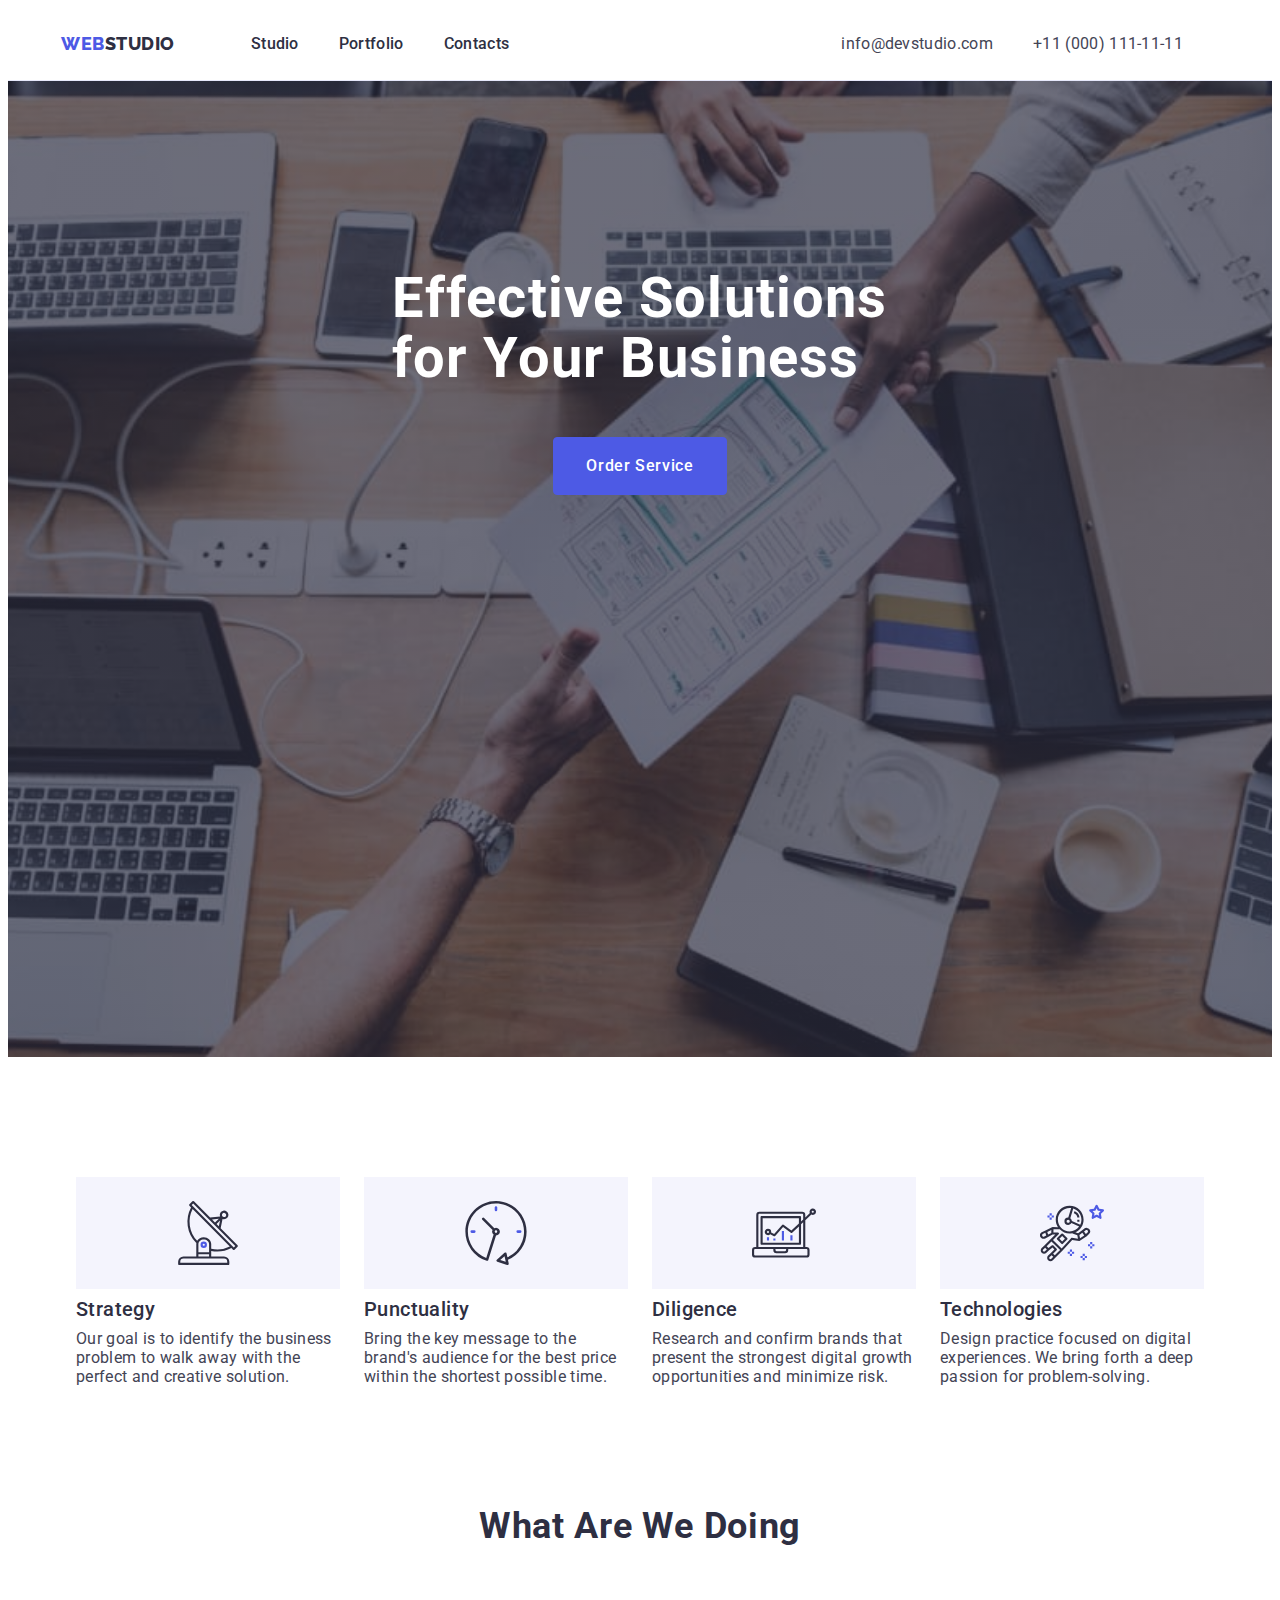
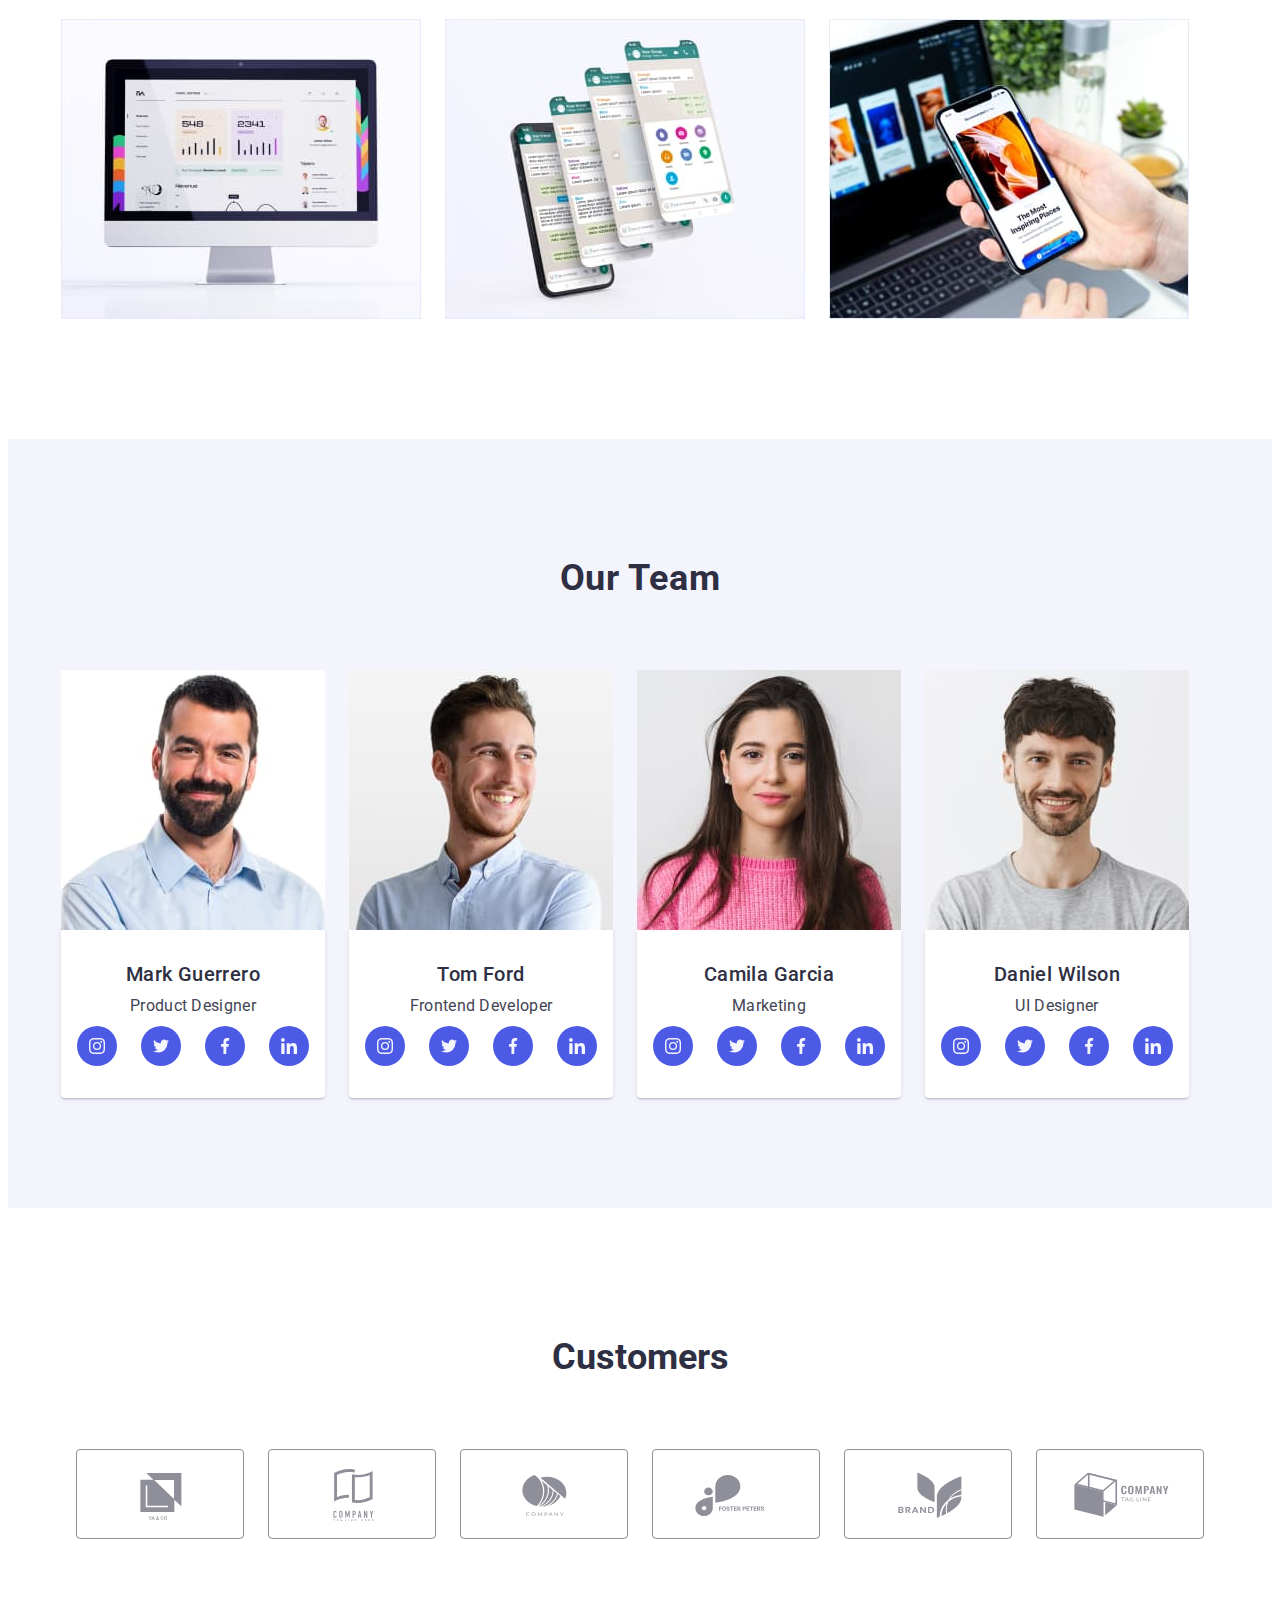
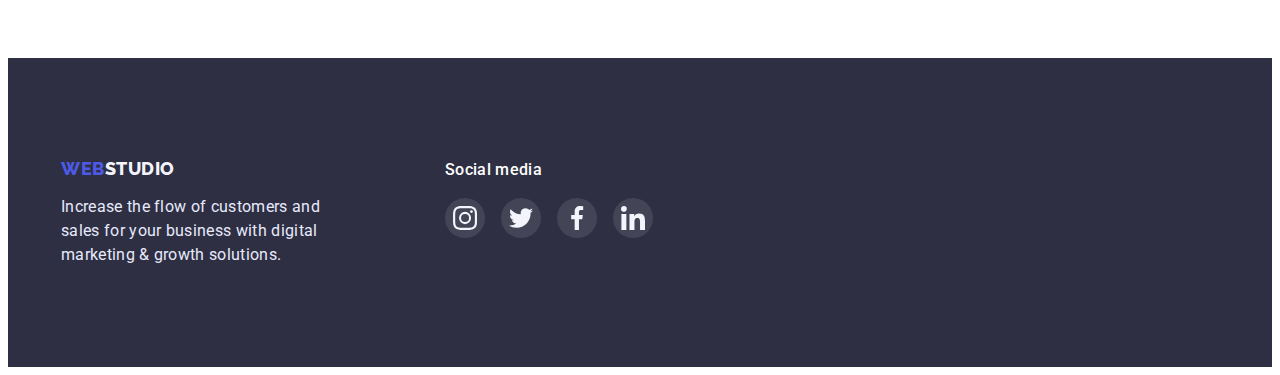
<file: index.html>
<!DOCTYPE html>
<html lang="en">
  <head>
    <meta charset="UTF-8" />
    <meta http-equiv="X-UA-Compatible" content="IE=edge" />
    <meta name="viewport" content="width=device-width, initial-scale=1.0" />
    <title>WebStudio</title>
    <link
      rel="stylesheet"
      href="https://cdnjs.cloudflare.com/ajax/libs/modern-normalize/1.1.0/modern-normalize.min.css"
      integrity="sha512-wpPYUAdjBVSE4KJnH1VR1HeZfpl1ub8YT/NKx4PuQ5NmX2tKuGu6U/JRp5y+Y8XG2tV+wKQpNHVUX03MfMFn9Q=="
      crossorigin="anonymous"
      referrerpolicy="no-referrer"
    />
    <link rel="preconnect" href="https://fonts.googleapis.com" />
    <link rel="preconnect" href="https://fonts.gstatic.com" crossorigin />
    <link
      href="https://fonts.googleapis.com/css2?family=Raleway:wght@800&family=Roboto:wght@400;500;700&display=swap"
      rel="stylesheet"
    />
    <link rel="stylesheet" href="./css/styles.css" />
  </head>
  <body>
    <header class="header">
      <div class="container header-container">
        <nav class="header-navigation">
          <a href="./index.html" class="header-logo link">
            Web <span>Studio</span></a
          >
          <ul class="header-list list">
            <li class="header-item">
              <a href="" class="header-link link">Studio</a>
            </li>
            <li class="header-item">
              <a href="portfolio.html" class="header-link link">Portfolio</a>
            </li>
            <li class="header-item">
              <a href="" class="header-link link">Contacts</a>
            </li>
          </ul>
        </nav>
        <address class="header-addres">
          <ul class="header-list list">
            <li>
              <a href="mailto:info@devstudio.com" class="header-mail link"
                >info@devstudio.com</a
              >
            </li>
            <li>
              <a href="tel:+110001111111" class="header-tel link"
                >+11 (000) 111-11-11</a
              >
            </li>
          </ul>
        </address>
      </div>
    </header>
    <main>
      <!-- Hero section -->
      <section class="hero">
        <div class="container">
          <h1 class="hero-title">Effective Solutions for Your Business</h1>
          <button type="button" class="hero-btn">Order Service</button>
        </div>
      </section>
      <!-- /Hero section -->
      <!-- Section first -->
      <section class="section-first">
        <div class="container">
          <h2 class="section-first-tittle visually-hidden">
            About the company
          </h2>
          <ul class="section-first-list list">
            <li class="section-first-item icon-antenna">
              <h3 class="section-first-heading">Strategy</h3>
              <p class="section-first-text">
                Our goal is to identify the business problem to walk away with
                the perfect and creative solution.
              </p>
            </li>
            <li class="section-first-item icon-clock">
              <h3 class="section-first-heading">Punctuality</h3>
              <p class="section-first-text">
                Bring the key message to the brand's audience for the best price
                within the shortest possible time.
              </p>
            </li>
            <li class="section-first-item icon-diagram">
              <h3 class="section-first-heading">Diligence</h3>
              <p class="section-first-text">
                Research and confirm brands that present the strongest digital
                growth opportunities and minimize risk.
              </p>
            </li>
            <li class="section-first-item icon-astronaut">
              <h3 class="section-first-heading">Technologies</h3>
              <p class="section-first-text">
                Design practice focused on digital experiences. We bring forth a
                deep passion for problem-solving.
              </p>
            </li>
          </ul>
        </div>
      </section>
      <!-- /Section first -->
      <!-- Section second -->
      <section class="section-second">
        <div class="container section-second-container">
          <h2 class="section-second-tittle">What are we doing</h2>
          <ul class="section-second-list list">
            <li class="section-second-item">
              <img
                src="./images/Whatarewedoing1.jpg"
                alt="An example of our work"
                width="360"
              />
            </li>
            <li class="section-second-item">
              <img
                src="./images/Whatarewedoing2.jpg"
                alt="An example of our work"
                width="360"
              />
            </li>
            <li class="section-second-item">
              <img
                src="./images/Whatarewedoing3.jpg"
                alt="An example of our work"
                width="360"
              />
            </li>
          </ul>
        </div>
      </section>
      <!-- /Section second -->
      <!-- Section third -->
      <section class="section-third">
        <div class="container section-third-container">
          <h2 class="section-third-tittle">Our Team</h2>
          <ul class="section-third-list list">
            <li class="section-third-item">
              <img
                src="./images/Mark.jpg"
                alt="photo of the employee"
                width="264"
              />
              <div class="section-third-item-container">
                <h3 class="section-third-heading">Mark Guerrero</h3>
                <p class="section-third-text">Product Designer</p>
                <div class="icon-list">
                  <ul class="section-third-icon-list list">
                    <li class="instagram">
                      <a href="" class="section-third-link link">
                        <svg class="st-icon" width="16px" height="16px">
                          <use href="./images/sprite.svg#icon-instagram"></use>
                        </svg>
                      </a>
                    </li>
                    <li class="twitter">
                      <a href="" class="section-third-link link">
                        <svg class="st-icon" width="16px" height="16px">
                          <use href="./images/sprite.svg#icon-twitter"></use>
                        </svg>
                      </a>
                    </li>
                    <li class="facebook">
                      <a href="" class="section-third-link link">
                        <svg class="st-icon" width="16px" height="16px">
                          <use href="./images/sprite.svg#icon-facebook"></use>
                        </svg>
                      </a>
                    </li>
                    <li class="linkedin">
                      <a href="" class="section-third-link link">
                        <svg class="st-icon" width="16px" height="16px">
                          <use href="./images/sprite.svg#icon-linkedin"></use>
                        </svg>
                      </a>
                    </li>
                  </ul>
                </div>
              </div>
            </li>
            <li class="section-third-item">
              <img
                src="./images/Tom.jpg"
                alt="photo of the employee"
                width="264"
              />
              <div class="section-third-item-container">
                <h3 class="section-third-heading">Tom Ford</h3>
                <p class="section-third-text">Frontend Developer</p>
                <div class="icon-list">
                  <ul class="section-third-icon-list list">
                    <li class="instagram">
                      <a href="" class="section-third-link link">
                        <svg class="st-icon" width="16px" height="16px">
                          <use href="./images/sprite.svg#icon-instagram"></use>
                        </svg>
                      </a>
                    </li>
                    <li class="twitter">
                      <a href="" class="section-third-link link">
                        <svg class="st-icon" width="16px" height="16px">
                          <use href="./images/sprite.svg#icon-twitter"></use>
                        </svg>
                      </a>
                    </li>
                    <li class="facebook">
                      <a href="" class="section-third-link link">
                        <svg class="st-icon" width="16px" height="16px">
                          <use href="./images/sprite.svg#icon-facebook"></use>
                        </svg>
                      </a>
                    </li>
                    <li class="linkedin">
                      <a href="" class="section-third-link link">
                        <svg class="st-icon" width="16px" height="16px">
                          <use href="./images/sprite.svg#icon-linkedin"></use>
                        </svg>
                      </a>
                    </li>
                  </ul>
                </div>
              </div>
            </li>
            <li class="section-third-item">
              <img
                src="./images/Camila.jpg"
                alt="photo of the employee"
                width="264"
              />
              <div class="section-third-item-container">
                <h3 class="section-third-heading">Camila Garcia</h3>
                <p class="section-third-text">Marketing</p>
                <div class="icon-list">
                  <ul class="section-third-icon-list list">
                    <li class="instagram">
                      <a href="" class="section-third-link link">
                        <svg class="st-icon" width="16px" height="16px">
                          <use href="./images/sprite.svg#icon-instagram"></use>
                        </svg>
                      </a>
                    </li>
                    <li class="twitter">
                      <a href="" class="section-third-link link">
                        <svg class="st-icon" width="16px" height="16px">
                          <use href="./images/sprite.svg#icon-twitter"></use>
                        </svg>
                      </a>
                    </li>
                    <li class="facebook">
                      <a href="" class="section-third-link link">
                        <svg class="st-icon" width="16px" height="16px">
                          <use href="./images/sprite.svg#icon-facebook"></use>
                        </svg>
                      </a>
                    </li>
                    <li class="linkedin">
                      <a href="" class="section-third-link link">
                        <svg class="st-icon" width="16px" height="16px">
                          <use href="./images/sprite.svg#icon-linkedin"></use>
                        </svg>
                      </a>
                    </li>
                  </ul>
                </div>
              </div>
            </li>
            <li class="section-third-item">
              <img
                src="./images/Daniel.jpg"
                alt="photo of the employee"
                width="264"
              />
              <div class="section-third-item-container">
                <h3 class="section-third-heading">Daniel Wilson</h3>
                <p class="section-third-text">UI Designer</p>
                <div class="icon-list">
                  <ul class="section-third-icon-list list">
                    <li class="instagram">
                      <a href="" class="section-third-link link">
                        <svg class="st-icon" width="16px" height="16px">
                          <use href="./images/sprite.svg#icon-instagram"></use>
                        </svg>
                      </a>
                    </li>
                    <li class="twitter">
                      <a href="" class="section-third-link link">
                        <svg class="st-icon" width="16px" height="16px">
                          <use href="./images/sprite.svg#icon-twitter"></use>
                        </svg>
                      </a>
                    </li>
                    <li class="facebook">
                      <a href="" class="section-third-link link">
                        <svg class="st-icon" width="16px" height="16px">
                          <use href="./images/sprite.svg#icon-facebook"></use>
                        </svg>
                      </a>
                    </li>
                    <li class="linkedin">
                      <a href="" class="section-third-link link">
                        <svg class="st-icon" width="16px" height="16px">
                          <use href="./images/sprite.svg#icon-linkedin"></use>
                        </svg>
                      </a>
                    </li>
                  </ul>
                </div>
              </div>
            </li>
          </ul>
        </div>
      </section>
      <!-- /Section third -->
      <!-- Section customers -->
      <section class="section-customers">
        <div class="container customers-container">
          <h2 class="customers-tittle">Customers</h2>
          <ul class="customers-list list">
            <li class="customers-list-item">
              <a href="" class="customers-link link">
                <svg class="customers-icon" width="104px" height="56">
                  <use href="./images/symbol-defs.svg#icon-lg1"></use>
                </svg>
              </a>
            </li>
            <li class="customers-list-item">
              <a href="" class="customers-link link">
                <svg class="customers-icon" width="104px" height="56">
                  <use href="./images/symbol-defs.svg#icon-lg2"></use>
                </svg>
              </a>
            </li>
            <li class="customers-list-item">
              <a href="" class="customers-link link">
                <svg class="customers-icon" width="104px" height="56">
                  <use href="./images/symbol-defs.svg#icon-lg3"></use>
                </svg>
              </a>
            </li>
            <li class="customers-list-item">
              <a href="" class="customers-link link">
                <svg class="customers-icon" width="104px" height="56">
                  <use href="./images/symbol-defs.svg#icon-lg4"></use>
                </svg>
              </a>
            </li>
            <li class="customers-list-item">
              <a href="" class="customers-link link">
                <svg class="customers-icon" width="104px" height="56">
                  <use href="./images/symbol-defs.svg#icon-lg5"></use>
                </svg>
              </a>
            </li>
            <li class="customers-list-item">
              <a href="" class="customers-link link">
                <svg class="customers-icon" width="104px" height="56">
                  <use href="./images/symbol-defs.svg#icon-lg6"></use>
                </svg>
              </a>
            </li>
          </ul>
        </div>
      </section>
      <!-- Section customers -->
    </main>
    <footer class="footer">
      <div class="container footer-container">
        <div class="footer-container-logo">
          <a href="./index.html" class="footer-logo link"
            >Web <span>Studio</span></a
          >
          <p class="footer-text">
            Increase the flow of customers and sales for your business with
            digital marketing & growth solutions.
          </p>
        </div>
        <div class="footer-social">
          <p class="footer-social-text">Social media</p>
          <ul class="footer-icon-list list">
            <li>
              <a href="" class="footer-social-link link">
                <svg class="footer-icon" width="24px" height="24px">
                  <use href="./images/sprite.svg#icon-instagram"></use>
                </svg>
              </a>
            </li>
            <li>
              <a href="" class="footer-social-link link">
                <svg class="footer-icon" width="24px" height="24px">
                  <use href="./images/sprite.svg#icon-twitter"></use>
                </svg>
              </a>
            </li>
            <li class="facebook">
              <a href="" class="footer-social-link link">
                <svg class="footer-icon" width="24px" height="24px">
                  <use href="./images/sprite.svg#icon-facebook"></use>
                </svg>
              </a>
            </li>
            <li class="linkedin">
              <a href="" class="footer-social-link link">
                <svg class="footer-icon" width="24px" height="24px">
                  <use href="./images/sprite.svg#icon-linkedin"></use>
                </svg>
              </a>
            </li>
          </ul>
        </div>
      </div>
    </footer>
  </body>
</html>
</file>
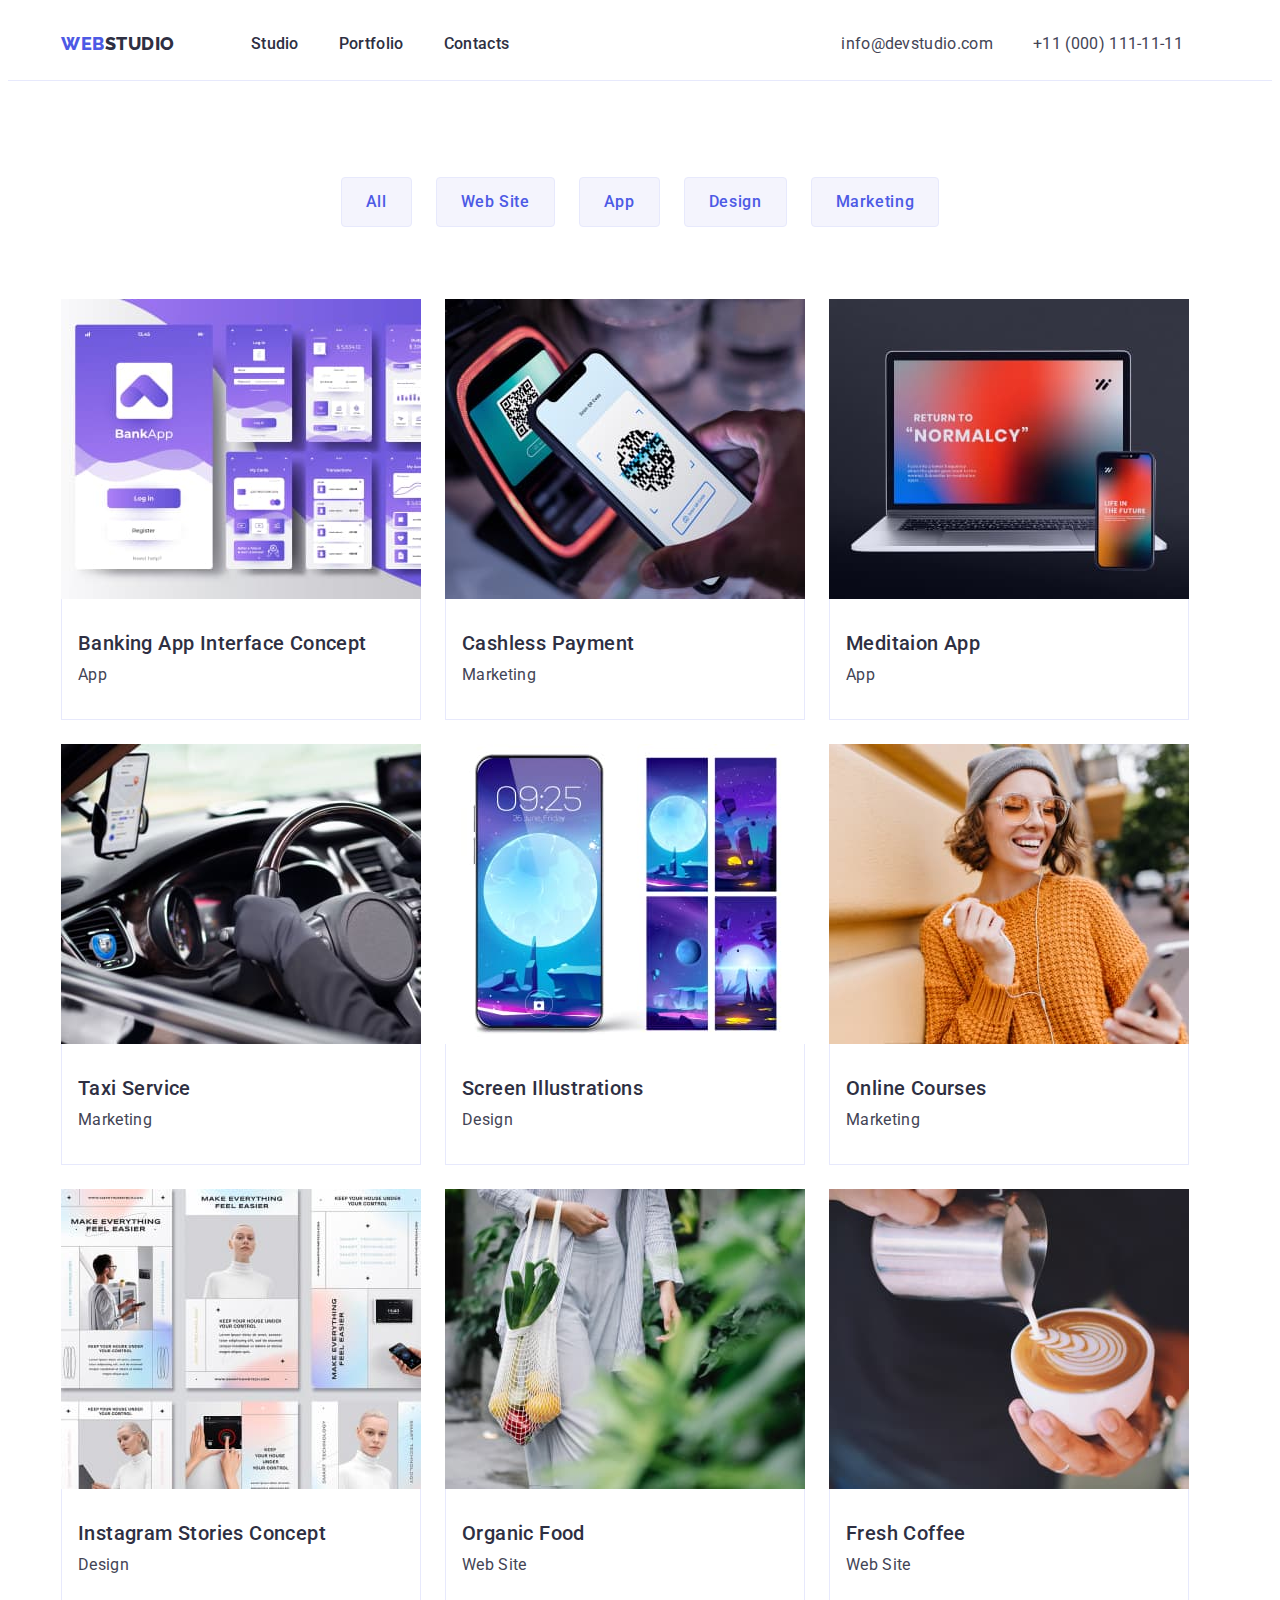
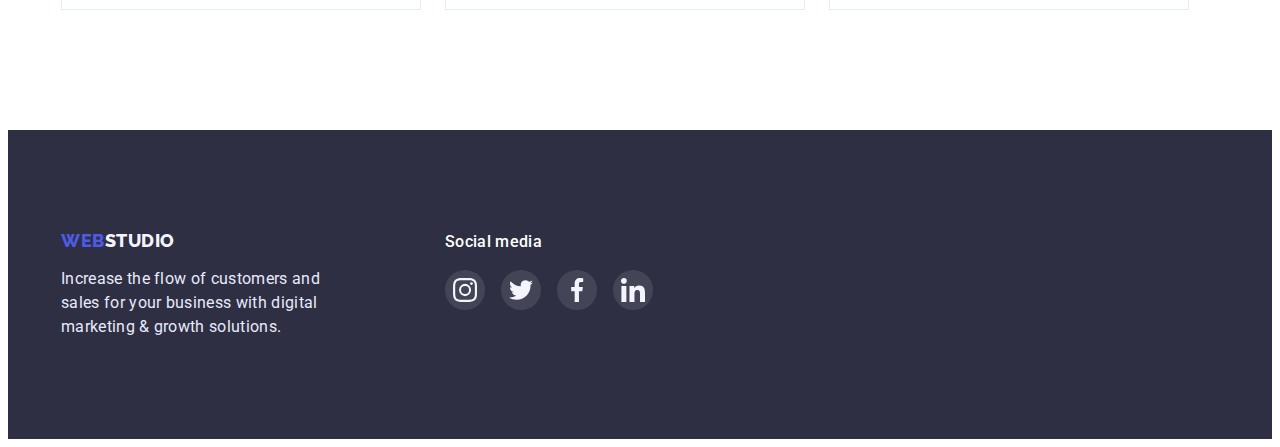
<file: portfolio.html>
<!DOCTYPE html>
<html lang="en">
  <head>
    <meta charset="UTF-8" />
    <meta http-equiv="X-UA-Compatible" content="IE=edge" />
    <meta name="viewport" content="width=device-width, initial-scale=1.0" />
    <title>Portfolio</title>
    <link
      rel="stylesheet"
      href="https://cdnjs.cloudflare.com/ajax/libs/modern-normalize/1.1.0/modern-normalize.min.css"
      integrity="sha512-wpPYUAdjBVSE4KJnH1VR1HeZfpl1ub8YT/NKx4PuQ5NmX2tKuGu6U/JRp5y+Y8XG2tV+wKQpNHVUX03MfMFn9Q=="
      crossorigin="anonymous"
      referrerpolicy="no-referrer"
    />
    <link rel="preconnect" href="https://fonts.googleapis.com" />
    <link rel="preconnect" href="https://fonts.gstatic.com" crossorigin />
    <link
      href="https://fonts.googleapis.com/css2?family=Raleway:wght@800&family=Roboto:wght@400;500;700&display=swap"
      rel="stylesheet"
    />
    <link rel="stylesheet" href="./css/styles.css" />
  </head>
  <body>
    <header class="header">
      <div class="container header-container">
        <nav class="header-navigation">
          <a href="./index.html" class="header-logo link">
            Web <span>Studio</span></a
          >
          <ul class="header-list list">
            <li class="header-item">
              <a href="index.html" class="header-link link">Studio</a>
            </li>
            <li class="header-item">
              <a href="portfolio.html" class="header-link link">Portfolio</a>
            </li>
            <li class="header-item">
              <a href="" class="header-link link">Contacts</a>
            </li>
          </ul>
        </nav>
        <address class="header-addres">
          <ul class="header-list list">
            <li>
              <a href="mailto:info@devstudio.com" class="header-mail link"
                >info@devstudio.com</a
              >
            </li>
            <li>
              <a href="tel:+110001111111" class="header-tel link"
                >+11 (000) 111-11-11</a
              >
            </li>
          </ul>
        </address>
      </div>
    </header>
    <main>
      <!-- Portfolio Section first -->
      <section class="portfolio-section-first">
        <div class="container prt-section-first-container">
          <h1 class="portfolio-menu visually-hidden">Menu</h1>
          <ul class="portfolio-section-first-list list">
            <li><button type="button" class="portfolio-btn">All</button></li>
            <li>
              <button type="button" class="portfolio-btn">Web Site</button>
            </li>
            <li><button type="button" class="portfolio-btn">App</button></li>
            <li>
              <button type="button" class="portfolio-btn">Design</button>
            </li>
            <li>
              <button type="button" class="portfolio-btn">Marketing</button>
            </li>
          </ul>
          <ul class="portfolio-section-second-lisst list">
            <li class="portfolio-section-second-item">
              <a href="" class="portfolio-section-second-link link"
                ><img src="./images/portfolio1.jpg" alt="Sample" width="360" />
                <div class="portfolio-section-second-content">
                  <h3 class="portfolio-section-second-heading">
                    Banking App Interface Concept
                  </h3>
                  <p class="portfolio-section-second-text">App</p>
                </div>
              </a>
            </li>
            <li class="portfolio-section-second-item">
              <a href="" class="portfolio-section-second-link link"
                ><img src="./images/portfolio2.jpg" alt="Sample" width="360" />
                <div class="portfolio-section-second-content">
                  <h3 class="portfolio-section-second-heading">
                    Cashless Payment
                  </h3>
                  <p class="portfolio-section-second-text">Marketing</p>
                </div>
              </a>
            </li>
            <li class="portfolio-section-second-item">
              <a href="" class="portfolio-section-second-link link"
                ><img src="./images/portfolio3.jpg" alt="Sample" width="360" />
                <div class="portfolio-section-second-content">
                  <h3 class="portfolio-section-second-heading">
                    Meditaion App
                  </h3>
                  <p class="portfolio-section-second-text">App</p>
                </div>
              </a>
            </li>
            <li class="portfolio-section-second-item">
              <a href="" class="portfolio-section-second-link link"
                ><img src="./images/portfolio4.jpg" alt="Sample" width="360" />
                <div class="portfolio-section-second-content">
                  <h3 class="portfolio-section-second-heading">Taxi Service</h3>
                  <p class="portfolio-section-second-text">Marketing</p>
                </div>
              </a>
            </li>
            <li class="portfolio-section-second-item">
              <a href="" class="portfolio-section-second-link link"
                ><img src="./images/portfolio5.jpg" alt="Sample" width="360" />
                <div class="portfolio-section-second-content">
                  <h3 class="portfolio-section-second-heading">
                    Screen Illustrations
                  </h3>
                  <p class="portfolio-section-second-text">Design</p>
                </div>
              </a>
            </li>
            <li class="portfolio-section-second-item">
              <a href="" class="portfolio-section-second-link link"
                ><img src="./images/portfolio6.jpg" alt="Sample" width="360" />
                <div class="portfolio-section-second-content">
                  <h3 class="portfolio-section-second-heading">
                    Online Courses
                  </h3>
                  <p class="portfolio-section-second-text">Marketing</p>
                </div>
              </a>
            </li>
            <li class="portfolio-section-second-item">
              <a href="" class="portfolio-section-second-link link"
                ><img src="./images/portfolio7.jpg" alt="Sample" width="360" />
                <div class="portfolio-section-second-content">
                  <h3 class="portfolio-section-second-heading">
                    Instagram Stories Concept
                  </h3>
                  <p class="portfolio-section-second-text">Design</p>
                </div>
              </a>
            </li>
            <li class="portfolio-section-second-item">
              <a href="" class="portfolio-section-second-link link"
                ><img src="./images/portfolio8.jpg" alt="Sample" width="360" />
                <div class="portfolio-section-second-content">
                  <h3 class="portfolio-section-second-heading">Organic Food</h3>
                  <p class="portfolio-section-second-text">Web Site</p>
                </div>
              </a>
            </li>
            <li class="portfolio-section-second-item">
              <a href="" class="portfolio-section-second-link link"
                ><img src="./images/portfolio9.jpg" alt="Sample" width="360" />
                <div class="portfolio-section-second-content">
                  <h3 class="portfolio-section-second-heading">Fresh Coffee</h3>
                  <p class="portfolio-section-second-text">Web Site</p>
                </div>
              </a>
            </li>
          </ul>
        </div>
      </section>
    </main>
    <footer class="footer">
      <div class="container footer-container">
        <div class="footer-container-logo">
          <a href="./index.html" class="footer-logo link"
            >Web <span>Studio</span></a
          >
          <p class="footer-text">
            Increase the flow of customers and sales for your business with
            digital marketing & growth solutions.
          </p>
        </div>
        <div class="footer-social">
          <p class="footer-social-text">Social media</p>
          <ul class="footer-icon-list list">
            <li>
              <a href="" class="footer-social-link link">
                <svg class="footer-icon" width="24px" height="24px">
                  <use href="./images/sprite.svg#icon-instagram"></use>
                </svg>
              </a>
            </li>
            <li>
              <a href="" class="footer-social-link link">
                <svg class="footer-icon" width="24px" height="24px">
                  <use href="./images/sprite.svg#icon-twitter"></use>
                </svg>
              </a>
            </li>
            <li class="facebook">
              <a href="" class="footer-social-link link">
                <svg class="footer-icon" width="24px" height="24px">
                  <use href="./images/sprite.svg#icon-facebook"></use>
                </svg>
              </a>
            </li>
            <li class="linkedin">
              <a href="" class="footer-social-link link">
                <svg class="footer-icon" width="24px" height="24px">
                  <use href="./images/sprite.svg#icon-linkedin"></use>
                </svg>
              </a>
            </li>
          </ul>
        </div>
      </div>
    </footer>
  </body>
</html>
</file>
<file: css/styles.css>
:root {
  --main-title-color: #fff;
  --secondary-title-color: #2e2f42;
  --main-text-color: #434455;
  --main-backgrounds-color: #2e2f42;
  --secondary-backgrounds-color: #f4f4fd;
  --basic-margin-text: 8px;
}

h1,
h2,
h3,
h4,
h5,
h6,
p {
  margin: 0;
}

ul {
  margin: 0;
  padding: 0;
}

img {
  display: block;
}

body {
  font-family: "Roboto", sans-serif;
  background-color: #ffffff;
  color: #2e2f42;
}

.container {
  max-width: 1158px;
  margin: 0 auto;
  padding-left: 15px;
  padding-right: 15px;
}

.list {
  list-style: none;
}

.link {
  text-decoration: none;
}

.visually-hidden {
  position: absolute;
  width: 1px;
  height: 1px;
  margin: -1px;
  border: 0;
  padding: 0;

  white-space: nowrap;
  clip-path: inset(100%);
  clip: rect(0 0 0 0);
  overflow: hidden;
}
/* Header */
.header {
  padding: 24px 0;
  border-bottom: 1px solid #e7e9fc;
}

.header-navigation {
  display: flex;
  flex-direction: row;
}

.header-list {
  display: flex;
  flex-direction: row;
  gap: 40px;
}

.header-logo {
  font-family: "Raleway", sans-serif;
  font-style: normal;
  font-weight: 800;
  font-size: 18px;
  line-height: 1.33;
  display: flex;
  align-items: center;
  letter-spacing: 0.03em;
  text-transform: uppercase;
  color: #4d5ae5;
  margin-right: 76px;
}
.header-logo span {
  color: #2e2f42;
}
.header-link {
  font-weight: 500;
  font-size: 16px;
  line-height: 1.5;
  letter-spacing: 0.02em;
  color: #2e2f42;
}
.header-link:hover,
.header-link:focus {
  color: #4d5ae5;
}

.header-container {
  display: flex;
  align-items: center;
}

.header-mail {
  font-style: normal;
  font-weight: 400;
  font-size: 16px;
  line-height: 1.5;
  letter-spacing: 0.02em;
  color: #434455;
  margin-left: 332px;
  margin-right: 0px;
}
.header-tel {
  font-style: normal;
  font-weight: 400;
  font-size: 16px;
  line-height: 1.5;
  letter-spacing: 0.02em;
  color: #434455;
}

.header-mail:hover,
.header-mail:focus {
  color: #4d5ae5;
}

.header-tel:hover,
.header-tel:focus {
  color: #4d5ae5;
}

/* Header */

/* Hero section */
.hero {
  background: var(--main-backgrounds-color);
  padding: 188px 0;
  max-width: 1440px;
  min-height: 600px;
  margin-left: auto;
  margin-right: auto;
  background-image: linear-gradient(
      to right,
      rgba(46, 47, 66, 0.7),
      rgba(46, 47, 66, 0.7)
    ),
    url(../images/backgroundhero.jpg);
  background-size: cover;
  background-position: center;
  background-repeat: no-repeat;
}

.hero-title {
  font-size: 56px;
  line-height: 1.07;
  letter-spacing: 0.02em;
  color: var(--main-title-color);
  margin: 0 auto 48px auto;
  width: 496px;
  display: block;
}

.hero-btn {
  min-width: 169px;
  font-family: inherit;
  font-weight: 500;
  font-size: 16px;
  line-height: 1.5;
  display: block;
  margin: 0 auto;
  align-items: center;
  letter-spacing: 0.04em;
  color: #ffffff;
  background: #4d5ae5;
  cursor: pointer;
  border: 1px solid #4d5ae5;
  border-radius: 4px;
  padding: 16px 32px;
}

.hero-btn:hover,
.hero-btn:focus {
  color: #ffffff;
  background: #404bbf;
  box-shadow: 0px 4px 4px rgba(0, 0, 0, 0.15);
  border-radius: 4px;
}
/* Hero section */

/* Section first */
.section-first {
  padding-top: 120px;
  padding-bottom: 120px;
}
.section-first-list {
  display: flex;
  justify-content: center;
  gap: 24px;
}

.section-first-item::before {
  display: block;
  content: "";
  height: 112px;
  background-size: contain;
  background-repeat: no-repeat;
  background-position: center;
  background-color: #f4f4fd;
  margin-bottom: 8px;
}

.icon-antenna::before {
  background-image: url(../images/antenna.svg);
  background-size: 64px;
}

.icon-clock::before {
  background-image: url(../images/clock.svg);
  background-size: 64px;
}

.icon-diagram::before {
  background-image: url(../images/diagram.svg);
  background-size: 64px;
}

.icon-astronaut::before {
  background-image: url(../images/astronaut.svg);
  background-size: 64px;
}

.section-first-heading {
  font-weight: 500;
  font-size: 20px;
  line-height: 1.2;
  letter-spacing: 0.02em;
  color: var(--secondary-title-color);
  margin-bottom: var(--basic-margin-text);
}
.section-first-text {
  font-weight: 400;
  font-size: 16px;
  line-height: 1.2;
  letter-spacing: 0.02em;
  color: var(--main-text-color);
  width: 264px;
}

/* Section-first */

/* Section second */
.section-second {
  padding-bottom: 120px;
}
.section-second-tittle {
  font-size: 36px;
  line-height: 1.11;
  letter-spacing: 0.02em;
  text-transform: capitalize;
  color: var(--secondary-title-color);
  margin-bottom: 72px;
  text-align: center;
}

.section-second-list {
  display: flex;
  flex-direction: row;
  gap: 24px;
}

/* Section second */

/* Section third */
.section-third {
  background: var(--secondary-backgrounds-color);
  padding: 120px 0 110px 0;
}
.section-third-tittle {
  font-size: 36px;
  line-height: 1.11;
  letter-spacing: 0.02em;
  text-transform: capitalize;
  color: var(--secondary-title-color);
  margin-bottom: 72px;
  text-align: center;
}

.section-third-heading {
  font-weight: 500;
  font-size: 20px;
  line-height: 1.2;
  letter-spacing: 0.02em;
  margin-bottom: var(--basic-margin-text);
}
.section-third-text {
  font-weight: 400;
  font-size: 16px;
  line-height: 1.5;
  letter-spacing: 0.02em;
  color: var(--main-text-color);
}

.section-third-list {
  display: flex;
  flex-direction: row;
  gap: 24px;
}

.section-third-container {
  display: flex;
  flex-direction: column;
}

.section-third-item-container {
  display: flex;
  flex-direction: column;
  justify-content: center;
  align-items: center;
  background-color: var(--main-title-color);
  padding: 32px 16px;
  box-shadow: 0px 1px 6px rgba(46, 47, 66, 0.08),
    0px 1px 1px rgba(46, 47, 66, 0.16), 0px 2px 1px rgba(46, 47, 66, 0.08);
  border-radius: 0px 0px 4px 4px;
}

.section-third-icon-list {
  display: flex;
  flex-direction: row;
  justify-content: center;
  align-items: center;
  padding: 0px;
  gap: 24px;
  margin-top: 8px;
}

.section-third-link {
  display: flex;
  justify-content: center;
  align-items: center;
  background-color: #4d5ae5;
  width: 40px;
  height: 40px;
  border-radius: 50%;
}

.section-third-link:hover,
.section-third-link:focus {
  background-color: #404bbf;
}

.st-icon {
  fill: currentColor;
}

/* Section third */

/* Section customers */
.section-customers {
  padding: 130px 0 120px 0;
}

.customers-tittle {
  font-weight: 700;
  font-size: 36px;
  line-height: 1.11;
  text-align: center;
  margin-bottom: 72px;
}
.customers-list {
  display: flex;
  justify-content: center;
  gap: 24px;
  margin: auto;
}

.customers-list-item {
  display: flex;
  align-items: center;
  justify-content: center;
  width: 168px;
  height: 88px;
}

.customers-link {
  display: flex;
  justify-content: center;
  align-items: center;
  width: 100%;
  height: 100%;
  color: #8e8f99;
  border: 1px solid #8e8f99;
  border-radius: 4px;
}

.customers-link:hover,
.customers-link:focus {
  color: #404bbf;
  border: 1px solid #404bbf;
  border-radius: 4px;
}

.customers-icon {
  fill: currentColor;
}

/* Section customers */
/* footer */
.footer-container {
  display: flex;
  flex-direction: row;
  gap: 120px;
}
.footer {
  background: #2e2f42;
  padding: 100px 0;
}
.footer-logo {
  font-family: "Raleway", sans-serif;
  font-weight: 800;
  font-size: 18px;
  line-height: 1.17;
  display: flex;
  align-items: center;
  letter-spacing: 0.03em;
  text-transform: uppercase;
  color: #4d5ae5;
  margin-bottom: 16px;
}
.footer-logo span {
  color: #f4f4fd;
}
.footer-text {
  font-weight: 400;
  font-size: 16px;
  line-height: 1.5;
  letter-spacing: 0.02em;
  color: #e7e9fc;
  width: 264px;
}

.footer-container-logo {
  display: flex;
  flex-direction: column;
}

.footer-social-text {
  font-weight: 500;
  font-size: 16px;
  line-height: 1.5;
  letter-spacing: 0.02em;
  color: #ffffff;
  margin-bottom: 16px;
}

.footer-icon-list {
  display: flex;
  flex-direction: row;
  align-items: flex-start;
  padding: 0px;
  gap: 16px;
}

.footer-social-link {
  display: flex;
  justify-content: center;
  align-items: center;
  width: 40px;
  height: 40px;
  background-color: rgba(255, 255, 255, 0.1);
  border-radius: 50%;
}

.footer-social-link:hover,
.footer-social-link:focus {
  background-color: #31d0aa;
}

.footer-icon {
  fill: currentColor;
}

/* footer */

/* Portfolio */

/*  Prt Section 1 */

.portfolio-section-first {
  padding-top: 96px;
  padding-bottom: 120px;
}

.portfolio-section-first-list {
  display: flex;
  flex-direction: row;
  justify-content: center;
  gap: 24px;
  margin-bottom: 72px;
}

.portfolio-btn {
  font-family: inherit;
  font-style: normal;
  font-weight: 500;
  font-size: 16px;
  line-height: 1.5;
  align-items: center;
  text-align: center;
  letter-spacing: 0.04em;
  color: #4d5ae5;
  background: #f4f4fd;
  cursor: pointer;
  border: 1px solid #e7e9fc;
  border-radius: 4px;
  padding: 12px 24px;
  display: flex;
}

.portfolio-btn:hover,
.portfolio-btn:focus {
  background: #404bbf;
  box-shadow: 0px 3px 1px rgba(0, 0, 0, 0.1), 0px 2px 1px rgba(0, 0, 0, 0.08),
    0px 2px 2px rgba(0, 0, 0, 0.12);
  border-radius: 4px;
  border-color: #404bbf;
  color: #ffffff;
}

/* Prt Section second */
.portfolio-section-second-heading {
  font-weight: 500;
  font-size: 20px;
  line-height: 1.2;
  letter-spacing: 0.02em;
  color: var(--secondary-title-color);
  margin-bottom: 8px;
}
.portfolio-section-second-text {
  font-weight: 400;
  font-size: 16px;
  line-height: 1.5;
  letter-spacing: 0.02em;
  color: var(--main-text-color);
}

.portfolio-section-second-lisst {
  display: flex;
  flex-wrap: wrap;
  gap: 24px;
}

.portfolio-section-second-content {
  display: flex;
  flex-direction: column;
  justify-content: center;
  background-color: #fff;
  padding: 32px 16px;
  border: 1px solid #e7e9fc;
  border-top: 0;
}

.portfolio-section-second-link {
  display: block;
}

.portfolio-section-second-link:hover,
.portfolio-section-second-link:focus {
  box-shadow: 0px 1px 6px rgba(46, 47, 66, 0.08),
    0px 1px 1px rgba(46, 47, 66, 0.16), 0px 2px 1px rgba(46, 47, 66, 0.08);
}

.prtss-container {
  display: flex;
  flex-wrap: wrap;
  gap: 24px;
}

.prtsf-container {
  display: flex;
  flex-direction: row;
  gap: 24px;
  justify-content: center;
  padding-top: 93px;
}
</file>
